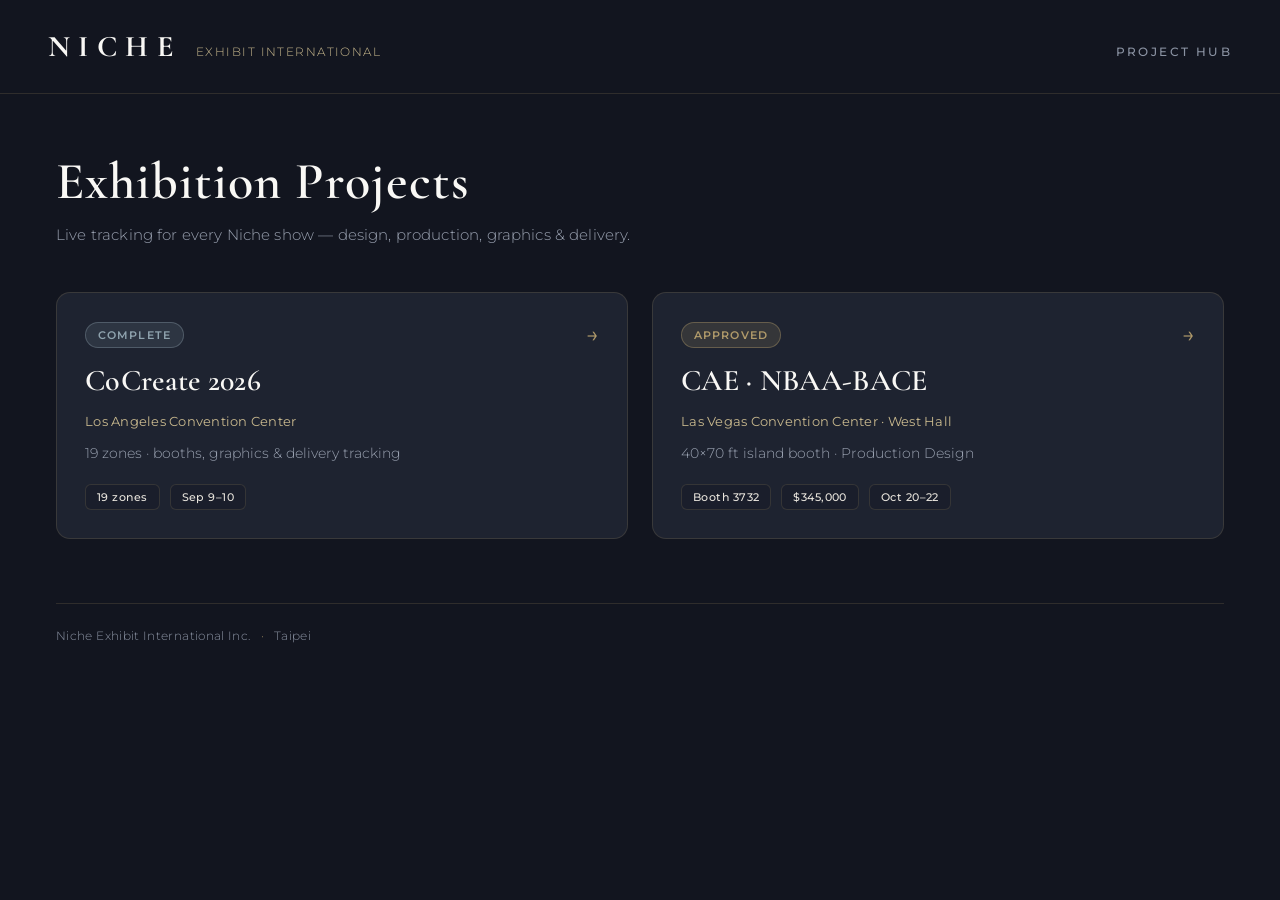
<file: index.html>
<!DOCTYPE html>
<html lang="en">
<head>
  <meta charset="UTF-8">
  <meta name="viewport" content="width=device-width, initial-scale=1.0">
  <title>Niche Project Hub</title>
  <link rel="preconnect" href="https://fonts.googleapis.com">
  <link rel="preconnect" href="https://fonts.gstatic.com" crossorigin>
  <link href="https://fonts.googleapis.com/css2?family=Cormorant+Garamond:wght@500;600;700&family=Montserrat:wght@300;400;500;600&display=swap" rel="stylesheet">
  <link rel="stylesheet" href="styles.css">
</head>
<body>
  <header class="site-header">
    <div class="brand">
      <span class="brand-mark">NICHE</span>
      <span class="brand-sub">Exhibit International</span>
    </div>
    <div class="brand-tag">Project Hub</div>
  </header>

  <main class="container">
    <section class="hero">
      <h1 class="hero-title">Exhibition Projects</h1>
      <p class="hero-sub">Live tracking for every Niche show — design, production, graphics &amp; delivery.</p>
    </section>

    <section class="project-grid">
      <a class="project-card" href="cocreate/">
        <div class="card-top">
          <span class="card-status status-complete">Complete</span>
          <span class="card-arrow">→</span>
        </div>
        <h2 class="card-title">CoCreate 2026</h2>
        <p class="card-meta">Los Angeles Convention Center</p>
        <p class="card-desc">19 zones · booths, graphics &amp; delivery tracking</p>
        <div class="card-foot">
          <span class="card-tag">19 zones</span>
          <span class="card-tag">Sep 9–10</span>
        </div>
      </a>

      <a class="project-card" href="cae/">
        <div class="card-top">
          <span class="card-status status-approved">Approved</span>
          <span class="card-arrow">→</span>
        </div>
        <h2 class="card-title">CAE · NBAA-BACE</h2>
        <p class="card-meta">Las Vegas Convention Center · West Hall</p>
        <p class="card-desc">40×70 ft island booth · Production Design</p>
        <div class="card-foot">
          <span class="card-tag">Booth 3732</span>
          <span class="card-tag">$345,000</span>
          <span class="card-tag">Oct 20–22</span>
        </div>
      </a>
    </section>

    <footer class="site-footer">
      <span>Niche Exhibit International Inc.</span>
      <span class="footer-dot">·</span>
      <span>Taipei</span>
    </footer>
  </main>
</body>
</html>
</file>
<file: styles.css>
:root {
  --navy: #12151F;
  --navy-2: #1A1E2B;
  --brass: #B09A6A;
  --brass-soft: #C9B98E;
  --ivory: #F9F8F5;
  --warm-white: #E8E4DC;
  --grey: #8B93A3;
  --surface: #1E2330;
  --surface-2: #252B3A;
  --border: rgba(176, 154, 106, 0.18);
  --text: #EAE7DF;
  --text-dim: #9AA2B1;
}

* { margin: 0; padding: 0; box-sizing: border-box; }

body {
  font-family: 'Montserrat', -apple-system, sans-serif;
  background: var(--navy);
  color: var(--text);
  min-height: 100vh;
  -webkit-font-smoothing: antialiased;
}

/* Header */
.site-header {
  display: flex;
  align-items: baseline;
  justify-content: space-between;
  padding: 28px 48px;
  border-bottom: 1px solid var(--border);
}

.brand { display: flex; align-items: baseline; gap: 14px; }

.brand-mark {
  font-family: 'Cormorant Garamond', serif;
  font-weight: 700;
  font-size: 30px;
  letter-spacing: 0.28em;
  color: var(--ivory);
}

.brand-sub {
  font-size: 12px;
  font-weight: 300;
  letter-spacing: 0.12em;
  color: var(--brass-soft);
  text-transform: uppercase;
}

.brand-tag {
  font-size: 12px;
  font-weight: 500;
  letter-spacing: 0.2em;
  color: var(--grey);
  text-transform: uppercase;
}

/* Container */
.container {
  max-width: 1440px;
  margin: 0 auto;
  padding: 56px 56px 40px;
}

.hero { margin-bottom: 48px; }

.hero-title {
  font-family: 'Cormorant Garamond', serif;
  font-weight: 600;
  font-size: 52px;
  letter-spacing: 0.02em;
  color: var(--ivory);
  margin-bottom: 12px;
}

.hero-sub {
  font-size: 15px;
  font-weight: 300;
  color: var(--text-dim);
  letter-spacing: 0.01em;
}

/* Project grid */
.project-grid {
  display: grid;
  grid-template-columns: repeat(auto-fit, minmax(320px, 1fr));
  gap: 24px;
}

.project-card {
  display: flex;
  flex-direction: column;
  gap: 14px;
  background: var(--surface);
  border: 1px solid var(--border);
  border-radius: 14px;
  padding: 28px;
  text-decoration: none;
  color: inherit;
  transition: transform 0.2s ease, border-color 0.2s ease, background 0.2s ease;
}

.project-card:hover {
  transform: translateY(-4px);
  border-color: var(--brass);
  background: var(--surface-2);
}

.card-top {
  display: flex;
  align-items: center;
  justify-content: space-between;
}

.card-status {
  font-size: 11px;
  font-weight: 600;
  letter-spacing: 0.1em;
  text-transform: uppercase;
  padding: 5px 12px;
  border-radius: 999px;
}

.status-live {
  background: rgba(34, 197, 94, 0.12);
  color: #4ade80;
  border: 1px solid rgba(34, 197, 94, 0.3);
}

.status-quoting {
  background: rgba(176, 154, 106, 0.14);
  color: var(--brass-soft);
  border: 1px solid rgba(176, 154, 106, 0.35);
}

.status-quoted {
  background: rgba(123, 166, 217, 0.14);
  color: #7BA6D9;
  border: 1px solid rgba(123, 166, 217, 0.35);
}

.status-approved {
  background: rgba(176, 154, 106, 0.16);
  color: #B09A6A;
  border: 1px solid rgba(176, 154, 106, 0.4);
}

.status-complete {
  background: rgba(143, 163, 174, 0.14);
  color: #8FA3AE;
  border: 1px solid rgba(143, 163, 174, 0.35);
}

.card-arrow {
  font-size: 22px;
  color: var(--brass);
  transition: transform 0.2s ease;
}

.project-card:hover .card-arrow { transform: translateX(4px); }

.card-title {
  font-family: 'Cormorant Garamond', serif;
  font-weight: 600;
  font-size: 30px;
  color: var(--ivory);
  letter-spacing: 0.01em;
}

.card-meta {
  font-size: 13px;
  font-weight: 400;
  color: var(--brass-soft);
  letter-spacing: 0.02em;
}

.card-desc {
  font-size: 14px;
  font-weight: 300;
  color: var(--text-dim);
  line-height: 1.5;
}

.card-foot {
  display: flex;
  gap: 10px;
  margin-top: auto;
  padding-top: 6px;
}

.card-tag {
  font-size: 11px;
  font-weight: 500;
  letter-spacing: 0.04em;
  color: var(--warm-white);
  background: var(--navy-2);
  border: 1px solid var(--border);
  padding: 5px 11px;
  border-radius: 6px;
}

/* Footer */
.site-footer {
  margin-top: 64px;
  padding-top: 24px;
  border-top: 1px solid var(--border);
  display: flex;
  gap: 10px;
  font-size: 12px;
  font-weight: 300;
  color: var(--grey);
  letter-spacing: 0.03em;
}

.footer-dot { color: var(--brass); }
</file>
